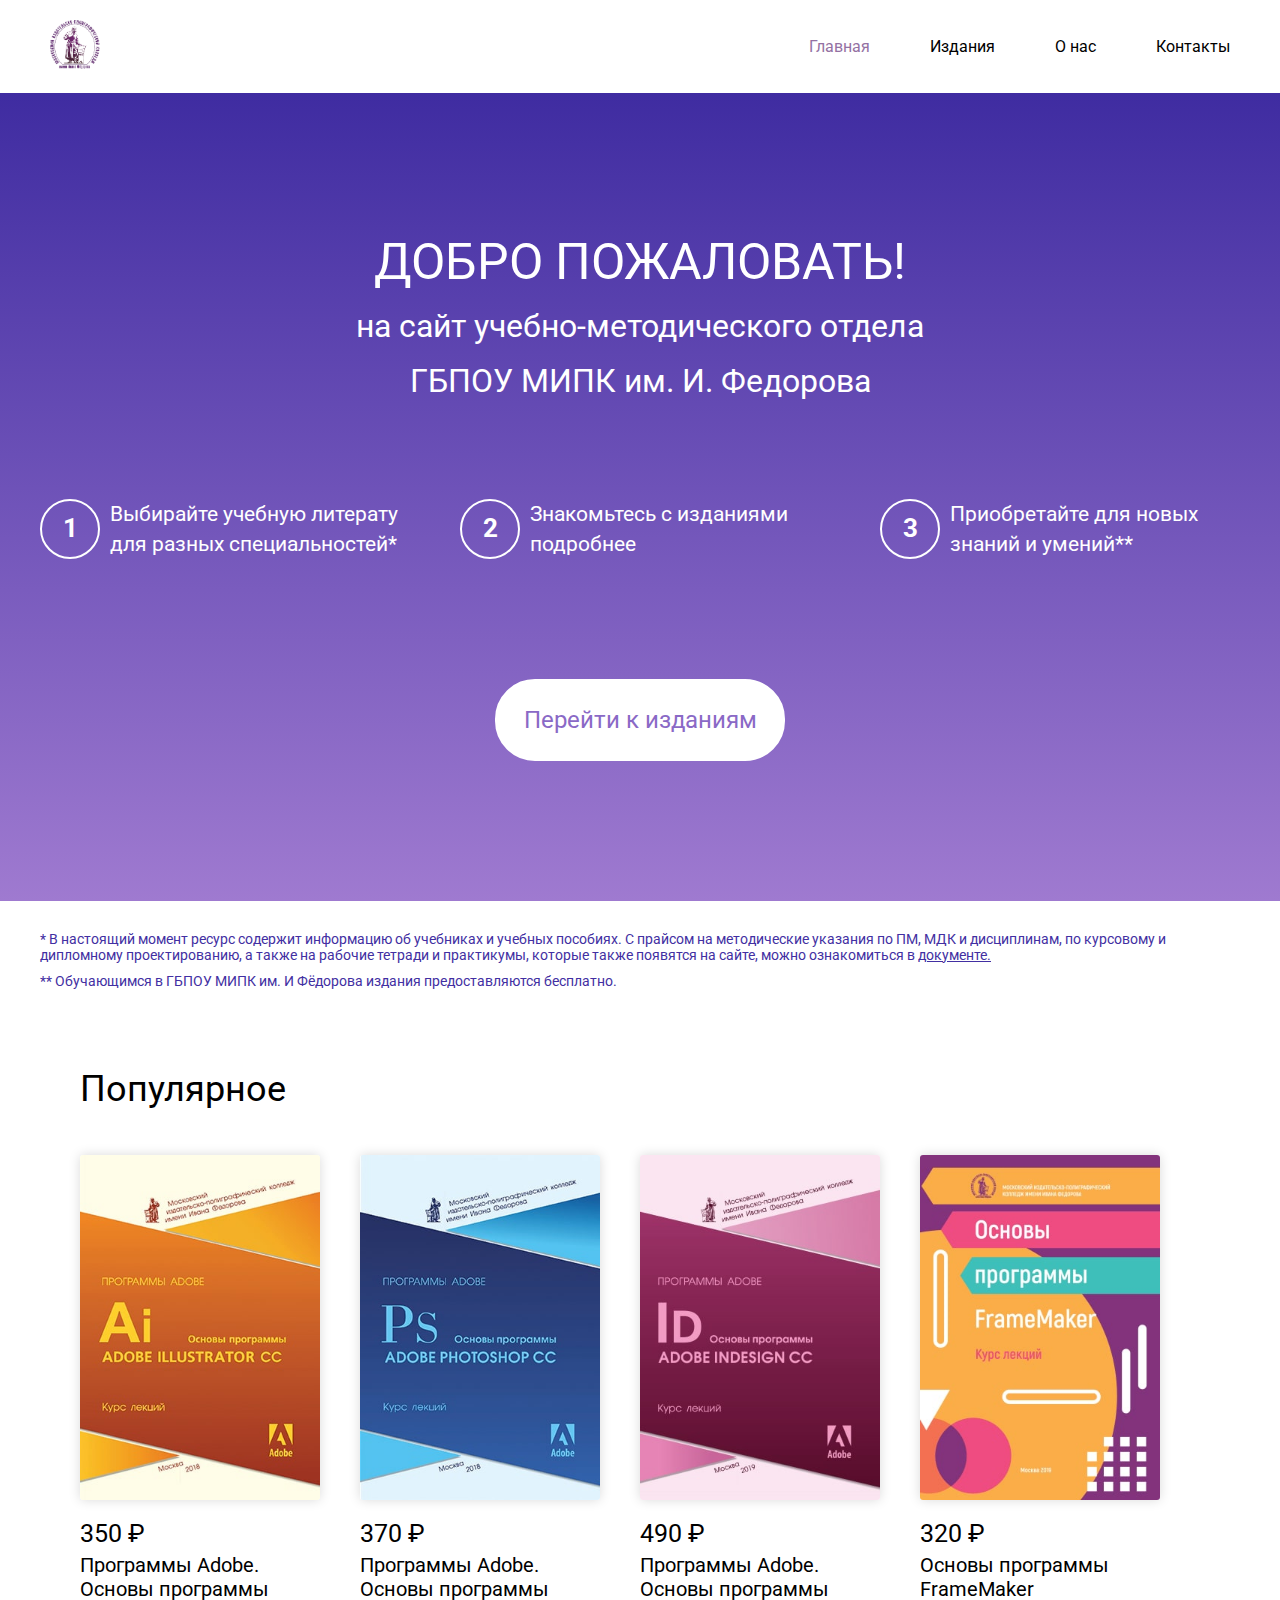
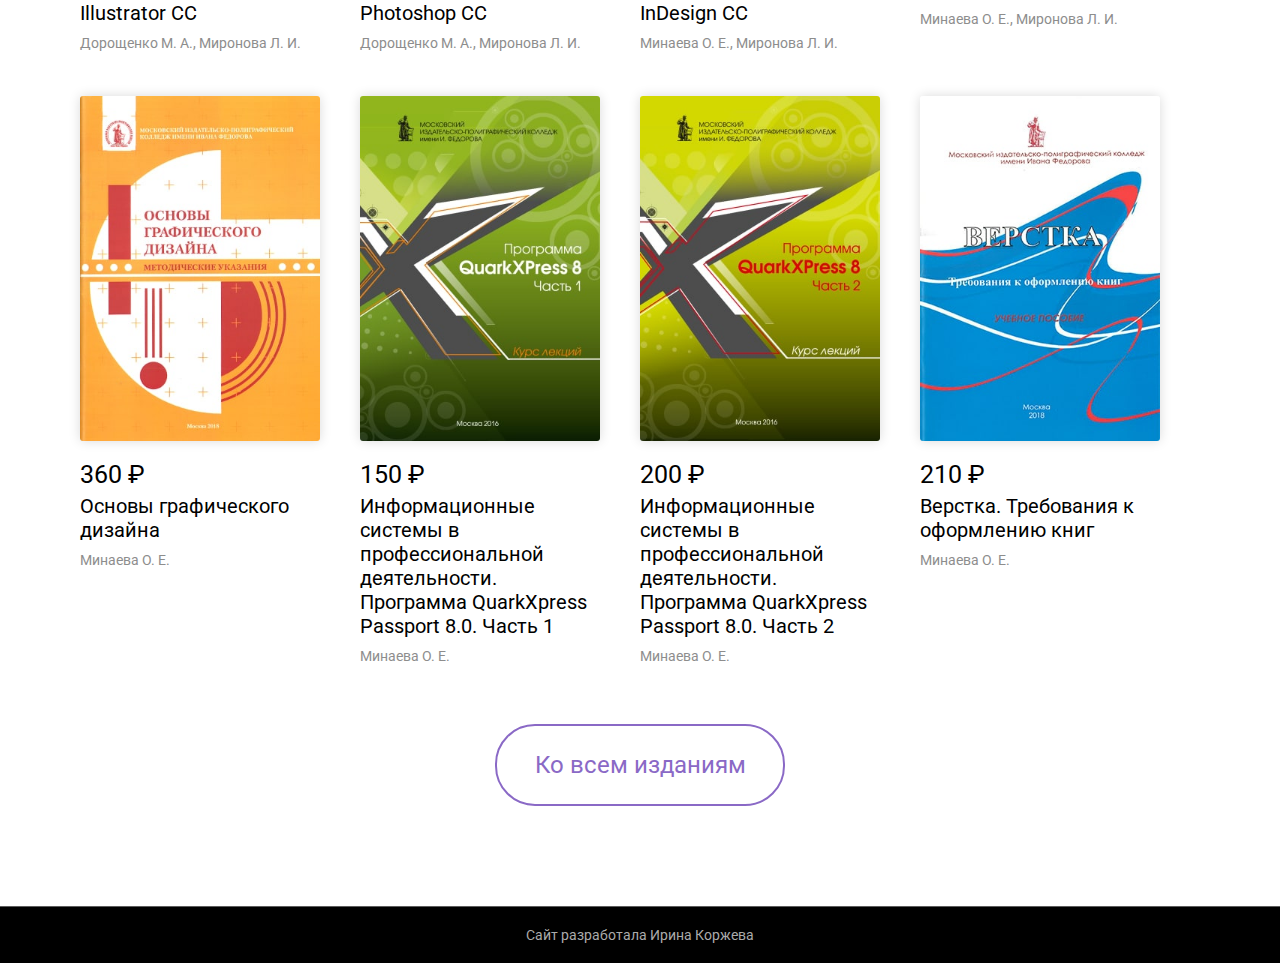
<file: index.html>
<!DOCTYPE html>
<html lang="ru">
<head>
	<meta charset="utf-8">
	<meta name="description" content="Учебная литература для среднего профессионального образования.">
	<meta name="keywords" content="мипк, учебные пособия, методические пособия, учебно-методические пособия, умо, учебно-методический отдел">
	<title>УМО МИПК им. И. Федорова</title>
	<link rel="stylesheet" type="text/css" href="styles/main.css">
	<link href="https://fonts.googleapis.com/css?family=Roboto:300,400,700&display=swap&subset=cyrillic" rel="stylesheet">
	<link href="https://fonts.googleapis.com/css?family=Marck+Script&display=swap&subset=cyrillic" rel="stylesheet">
	<link rel="shortcut icon" href="img/logo.png" type="image/x-icon">
	<!-- Yandex.Metrika counter --> <!-- <script type="text/javascript" > (function(m,e,t,r,i,k,a){m[i]=m[i]||function(){(m[i].a=m[i].a||[]).push(arguments)}; m[i].l=1*new Date();k=e.createElement(t),a=e.getElementsByTagName(t)мипк[0],k.async=1,k.src=r,a.parentNode.insertBefore(k,a)}) (window, document, "script", "https://mc.yandex.ru/metrika/tag.js", "ym"); ym(56487532, "init", { clickmap:true, trackLinks:true, accurateTrackBounce:true }); </script> <noscript><div><img src="https://mc.yandex.ru/watch/56487532" style="position:absolute; left:-9999px;" alt="" /></div></noscript> --> <!-- /Yandex.Metrika counter -->
</head>
<body class="body">

	<header class="header">
		<div><img class="header__logo" src="img/logo.png" alt="Логотип МИПК им. И. Фёдорова"></div>
		<nav class="header__nav">
			<ul class="header__ul">
				<li class="header__li"><a class="header__a header__a_active" href="index.html">Главная</a></li>
				<li class="header__li"><a class="header__a" href="books.html">Издания</a></li>
				<li class="header__li"><a class="header__a" href="about.html">О&nbsp;нас</a></li>
				<li class="header__li"><a class="header__a" href="contacts.html">Контакты</a></li>
			</ul>
		</nav>
	</header>
	<header class="info">
		<div class="banner">

				<div class="banner__greeting">
					<p class="banner__welcome">Добро пожаловать!</p>
					<p class="banner__text">на сайт учебно-методического отдела ГБПОУ МИПК им. И. Федорова</p>
				</div>
				<ol class="instruction">
					<li class="instruction__item">Выбирайте учебную литерату для разных специальностей*</li>
					<li class="instruction__item">Знакомьтесь с изданиями подробнее</li>
					<li class="instruction__item">Приобретайте для новых знаний и&nbsp;умений**</li>
				</ol>

				<a class="button" href="books.html">Перейти к изданиям</a>

		</div>

			<p class="instruction__remarks">* В настоящий момент ресурс содержит информацию об учебниках и учебных пособиях. С прайсом на методические указания по ПМ, МДК и дисциплинам, по курсовому и дипломному проектированию, а также на рабочие тетради и практикумы, которые также появятся на сайте, можно ознакомиться в <a class="instruction__link" href="2015-2019.pdf" target="_blank">документе.</a></p>
			<p class="instruction__remarks">** Обучающимся в ГБПОУ МИПК им. И Фёдорова издания предоставляются бесплатно.</p>			
	</header>

	<main class="main">
		<div class="container">
			<div class="section">
				<h2 class="section__heading">Популярное</h2>
			</div>	
			<a class="button button-violet" href="books.html">Ко всем изданиям</a>
		</div>

	</main>


	<footer class="developer">
		<p class="developer__text">Сайт разработала <a class="developer__link" href="https://vk.com/lobanova__irina" target="#blank">Ирина Коржева</a></p>
	</footer>

	<script src="script/books.js"></script>
	<script src="script/renderBook.js"></script>
	<script src="script/filter.js"></script>
	
	<script src="script/showNewAndPopular.js"></script>
	<script src="script/popup.js"></script>




</body>
</html>
</file>
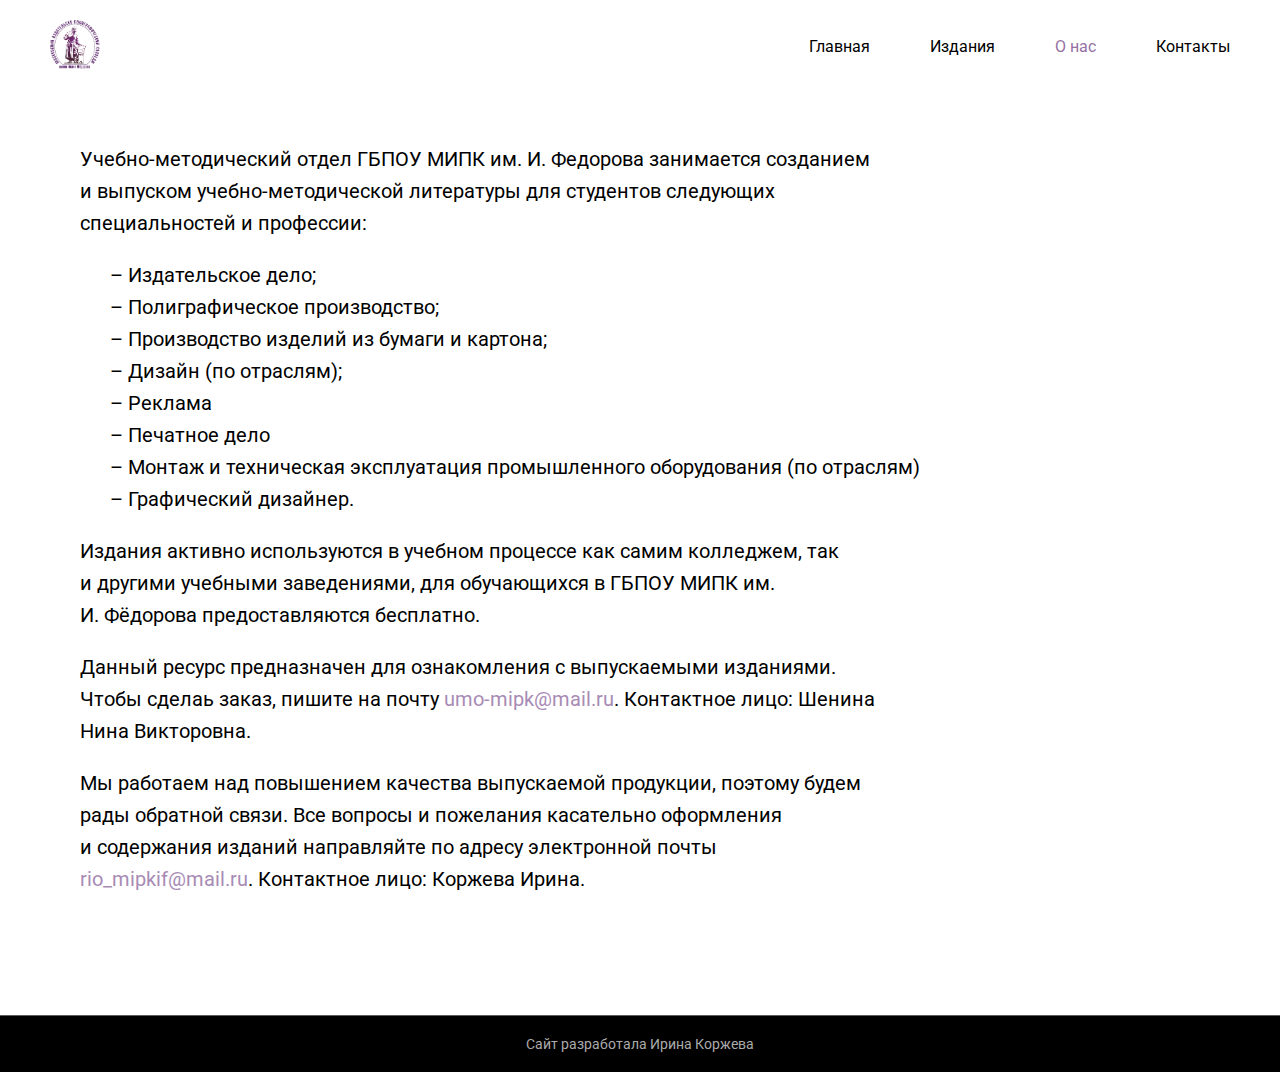
<file: about.html>
<!DOCTYPE html>
<html>
<head>
	<meta charset="utf-8">
	<title>УМО МИПК им. И. Федорова</title>
	<link rel="stylesheet" type="text/css" href="styles/main.css">
	<link href="https://fonts.googleapis.com/css?family=Roboto:300,400,700&display=swap&subset=cyrillic" rel="stylesheet">
	<link href="https://fonts.googleapis.com/css?family=Marck+Script&display=swap&subset=cyrillic" rel="stylesheet">
	<link rel="shortcut icon" href="img/logo.png" type="image/x-icon">
	<!-- Yandex.Metrika counter --> <!-- <script type="text/javascript" > (function(m,e,t,r,i,k,a){m[i]=m[i]||function(){(m[i].a=m[i].a||[]).push(arguments)}; m[i].l=1*new Date();k=e.createElement(t),a=e.getElementsByTagName(t)[0],k.async=1,k.src=r,a.parentNode.insertBefore(k,a)}) (window, document, "script", "https://mc.yandex.ru/metrika/tag.js", "ym"); ym(56487532, "init", { clickmap:true, trackLinks:true, accurateTrackBounce:true }); </script> <noscript><div><img src="https://mc.yandex.ru/watch/56487532" style="position:absolute; left:-9999px;" alt="" /></div></noscript> --> <!-- /Yandex.Metrika counter -->
</head>
<body class="body">

	<header class="header">
		<a href="index.html"><img class="header__logo" src="img/logo.png"></a>
<!-- 		<form class="search">
			<input class="search__input" type="search" name="search" placeholder="Поиск по изданиям">
			<button class="search__button">Найти</button>
		</form> -->
		<nav class="header__nav">
			<ul class="header__ul">
				<li class="header__li"><a class="header__a" href="index.html">Главная</a></li>
				<li class="header__li"><a class="header__a" href="books.html">Издания</a></li>
				<li class="header__li"><a class="header__a header__a_active" href="about.html">О&nbsp;нас</a></li>
				<li class="header__li"><a class="header__a" href="contacts.html">Контакты</a></li>
			</ul>
		</nav>
	</header>
<!-- 	<header class="profession">
			<p class="profession__item">Издательское дело</p>
			<p class="profession__item">Полиграфическое производство</p>
			<p class="profession__item">Производство изделий из бумаги и картона</p>
			<p class="profession__item">Дизайн (по отраслям)</p>
			<p class="profession__item">Реклама</p>
			<p class="profession__item">Графический дизайнер</p>
			<p class="profession__item">Печатное дело</p>
			<p class="profession__item">Монтаж и техническая эксплуатация промышленного оборудования (по отраслям)</p>
	</header> -->

	<main class="main">
		<div class="container aboutUs">
				<p class="text">Учебно-методический отдел ГБПОУ МИПК им. И. Федорова занимается созданием и выпуском учебно-методической литературы для студентов следующих специальностей и профессии:</p>
				<ul class="text__ul">
					<li class="text__li">Издательское дело;</li>
					<li class="text__li">Полиграфическое производство;</li>
					<li class="text__li">Производство изделий из бумаги и картона;</li>
					<li class="text__li">Дизайн (по отраслям);</li>
					<li class="text__li">Реклама</li>
					<li class="text__li">Печатное дело</li>
					<li class="text__li">Монтаж и техническая эксплуатация промышленного оборудования (по отраслям)</li>
					<li class="text__li">Графический дизайнер.</li>
				</ul>
				<p class="text">Издания активно используются в учебном процессе как самим  колледжем, так и&nbsp;другими учебными заведениями, для обучающихся в ГБПОУ МИПК им. И.&nbsp;Фёдорова предоставляются бесплатно.</p>	
				<p class="text">Данный ресурс предназначен для ознакомления с&nbsp;выпускаемыми изданиями. Чтобы сделаь заказ, пишите на почту <a class="text__a" href="mailto:umo-mipk@mail.ru">umo-mipk@mail.ru</a>. Контактное лицо: Шенина Нина Викторовна.</p>
				<p class="text">Мы работаем над повышением качества выпускаемой продукции, поэтому будем рады обратной связи. Все вопросы и&nbsp;пожелания касательно оформления и&nbsp;содержания изданий направляйте по адресу электронной почты <a class="text__a" href="mailto:rio_mipkif@mail.ru">rio_mipkif@mail.ru</a>. Контактное лицо: Коржева Ирина.</p>
		</div>
	</main>


	<footer class="developer">
		<p class="developer__text">Сайт разработала <a class="developer__link" href="https://vk.com/lobanova__irina" target="#blank">Ирина Коржева</a></p>
	</footer>

</body>
</html>
</file>
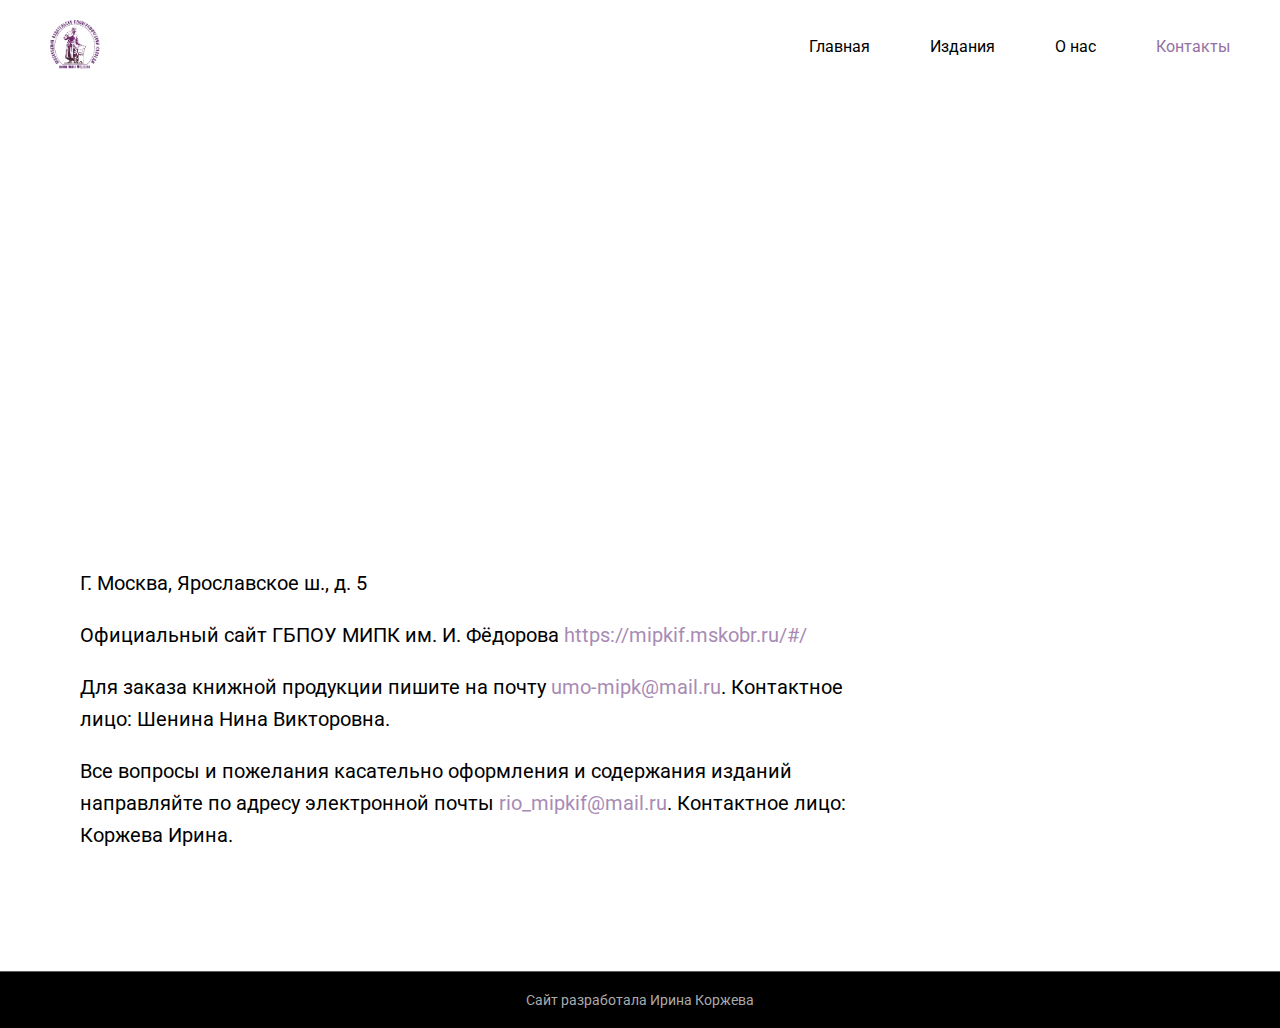
<file: contacts.html>
<!DOCTYPE html>
<html>
<head>
	<meta charset="utf-8">
	<title>УМО МИПК им. И. Федорова</title>
	<link rel="stylesheet" type="text/css" href="styles/main.css">
	<link href="https://fonts.googleapis.com/css?family=Roboto:300,400,700&display=swap&subset=cyrillic" rel="stylesheet">
	<link href="https://fonts.googleapis.com/css?family=Marck+Script&display=swap&subset=cyrillic" rel="stylesheet">
	<link rel="shortcut icon" href="img/logo.png" type="image/x-icon">
	<!-- Yandex.Metrika counter --> <!-- <script type="text/javascript" > (function(m,e,t,r,i,k,a){m[i]=m[i]||function(){(m[i].a=m[i].a||[]).push(arguments)}; m[i].l=1*new Date();k=e.createElement(t),a=e.getElementsByTagName(t)[0],k.async=1,k.src=r,a.parentNode.insertBefore(k,a)}) (window, document, "script", "https://mc.yandex.ru/metrika/tag.js", "ym"); ym(56487532, "init", { clickmap:true, trackLinks:true, accurateTrackBounce:true }); </script> <noscript><div><img src="https://mc.yandex.ru/watch/56487532" style="position:absolute; left:-9999px;" alt="" /></div></noscript> --> <!-- /Yandex.Metrika counter -->
</head>
<body class="body">

	<header class="header">
		<a href="index.html"><img class="header__logo" src="img/logo.png"></a>
<!-- 		<form class="search">
			<input class="search__input" type="search" name="search" placeholder="Поиск по изданиям">
			<button class="search__button">Найти</button>
		</form> -->
		<nav class="header__nav">
			<ul class="header__ul">
				<li class="header__li"><a class="header__a" href="index.html">Главная</a></li>
				<li class="header__li"><a class="header__a" href="books.html">Издания</a></li>
				<li class="header__li"><a class="header__a" href="about.html">О&nbsp;нас</a></li>
				<li class="header__li"><a class="header__a header__a_active" href="contacts.html">Контакты</a></li>
			</ul>
		</nav>
	</header>
<!-- 	<header class="profession">
			<p class="profession__item">Издательское дело</p>
			<p class="profession__item">Полиграфическое производство</p>
			<p class="profession__item">Производство изделий из бумаги и картона</p>
			<p class="profession__item">Дизайн (по отраслям)</p>
			<p class="profession__item">Реклама</p>
			<p class="profession__item">Графический дизайнер</p>
			<p class="profession__item">Печатное дело</p>
			<p class="profession__item">Монтаж и техническая эксплуатация промышленного оборудования (по отраслям)</p>
	</header> -->

	<main class="main">
		<div class="container">
				<iframe src="https://yandex.ru/map-widget/v1/?um=constructor%3A5fc73249a942834347495cdb5e29e5ac3a9bddd2cf17eca25bf8904249de9321&amp;source=constructor" width="1120" height="400" frameborder="0"></iframe>
				<p class="text">Г. Москва, Ярославское ш., д. 5</p>
				<p class="text">Официальный сайт ГБПОУ МИПК им. И. Фёдорова <a class="text__a" href="https://mipkif.mskobr.ru/#/" target="#blank">https://mipkif.mskobr.ru/#/</a></p>
				<p class="text">Для заказа книжной продукции пишите на почту <a class="text__a" href="mailto:umo-mipk@mail.ru">umo-mipk@mail.ru</a>. Контактное лицо: Шенина Нина Викторовна.</p>
				<p class="text">Все вопросы и&nbsp;пожелания касательно оформления и&nbsp;содержания изданий направляйте по адресу электронной почты <a class="text__a" href="mailto:rio_mipkif@mail.ru">rio_mipkif@mail.ru</a>. Контактное лицо: Коржева Ирина.</p>
		</div>
	</main>


	<footer class="developer">
		<p class="developer__text">Сайт разработала <a class="developer__link" href="https://vk.com/lobanova__irina" target="#blank">Ирина Коржева</a></p>
	</footer>

</body>
</html>
</file>
<file: styles/main.css>
@import "common/container.css";
@import "common/main.css";
@import "common/popup.css";
@import "common/books.css";
@import "common/text.css";
@import "common/text__li.css";
@import "common/text__ul.css";
@import "common/text__a.css";
@import "common/aboutUs.css";
@import "common/contacts.css";
@import "common/hide.css";
@import "common/show.css";

@import "info/info.css";

@import "dots/dots.css";
@import "dots/dots__item.css";


@import "body/body.css";

@import "search/search.css";
@import "search/search__input.css";
@import "search/search__button.css";

@import "profession/profession.css";
@import "profession/profession__item.css";
@import "profession/profession__item_selected.css";
@import "profession/profession__link.css";

@import "header/header.css";
@import "header/header__logo.css";
@import "header/header__nav.css";
@import "header/header__ul.css";
@import "header/header__li.css";
@import "header/header__a.css";
@import "header/header__a_active.css";

@import "banner/banner.css";
@import "banner/banner__welcome.css";
@import "banner/banner__text.css";
@import "banner/banner__greeting.css";

@import "instruction/instruction.css";
@import "instruction/instruction__item.css";
@import "instruction/instruction__remarks.css";
@import "instruction/instruction__link.css";

@import "button/button.css";
@import "button/button-violet.css";

@import "section/section.css";
@import "section/section__heading.css";

@import "book/book.css";
@import "book/book__author.css";
@import "book/book__img.css";
@import "book/book__name.css";
@import "book/book__price.css";

@import "detail/detail.css";
@import "detail/detail__annotation.css";
@import "detail/detail__author.css";
@import "detail/detail__close.css";
@import "detail/detail__img.css";
@import "detail/detail__info.css";
@import "detail/detail__name.css";
@import "detail/detail__price.css";
@import "detail/detail__text.css";
@import "detail/detail__illustration.css";
@import "detail/dots_detail.css";
@import "detail/dots__item_detail.css";

@import "footer/footer.css";
@import "footer/footer__nav.css";
@import "footer/footer__ul.css";
@import "footer/footer__li.css";
@import "footer/footer__profession.css";

@import "developer/developer.css";
@import "developer/developer__text.css";
@import "developer/developer__link.css";
</file>
